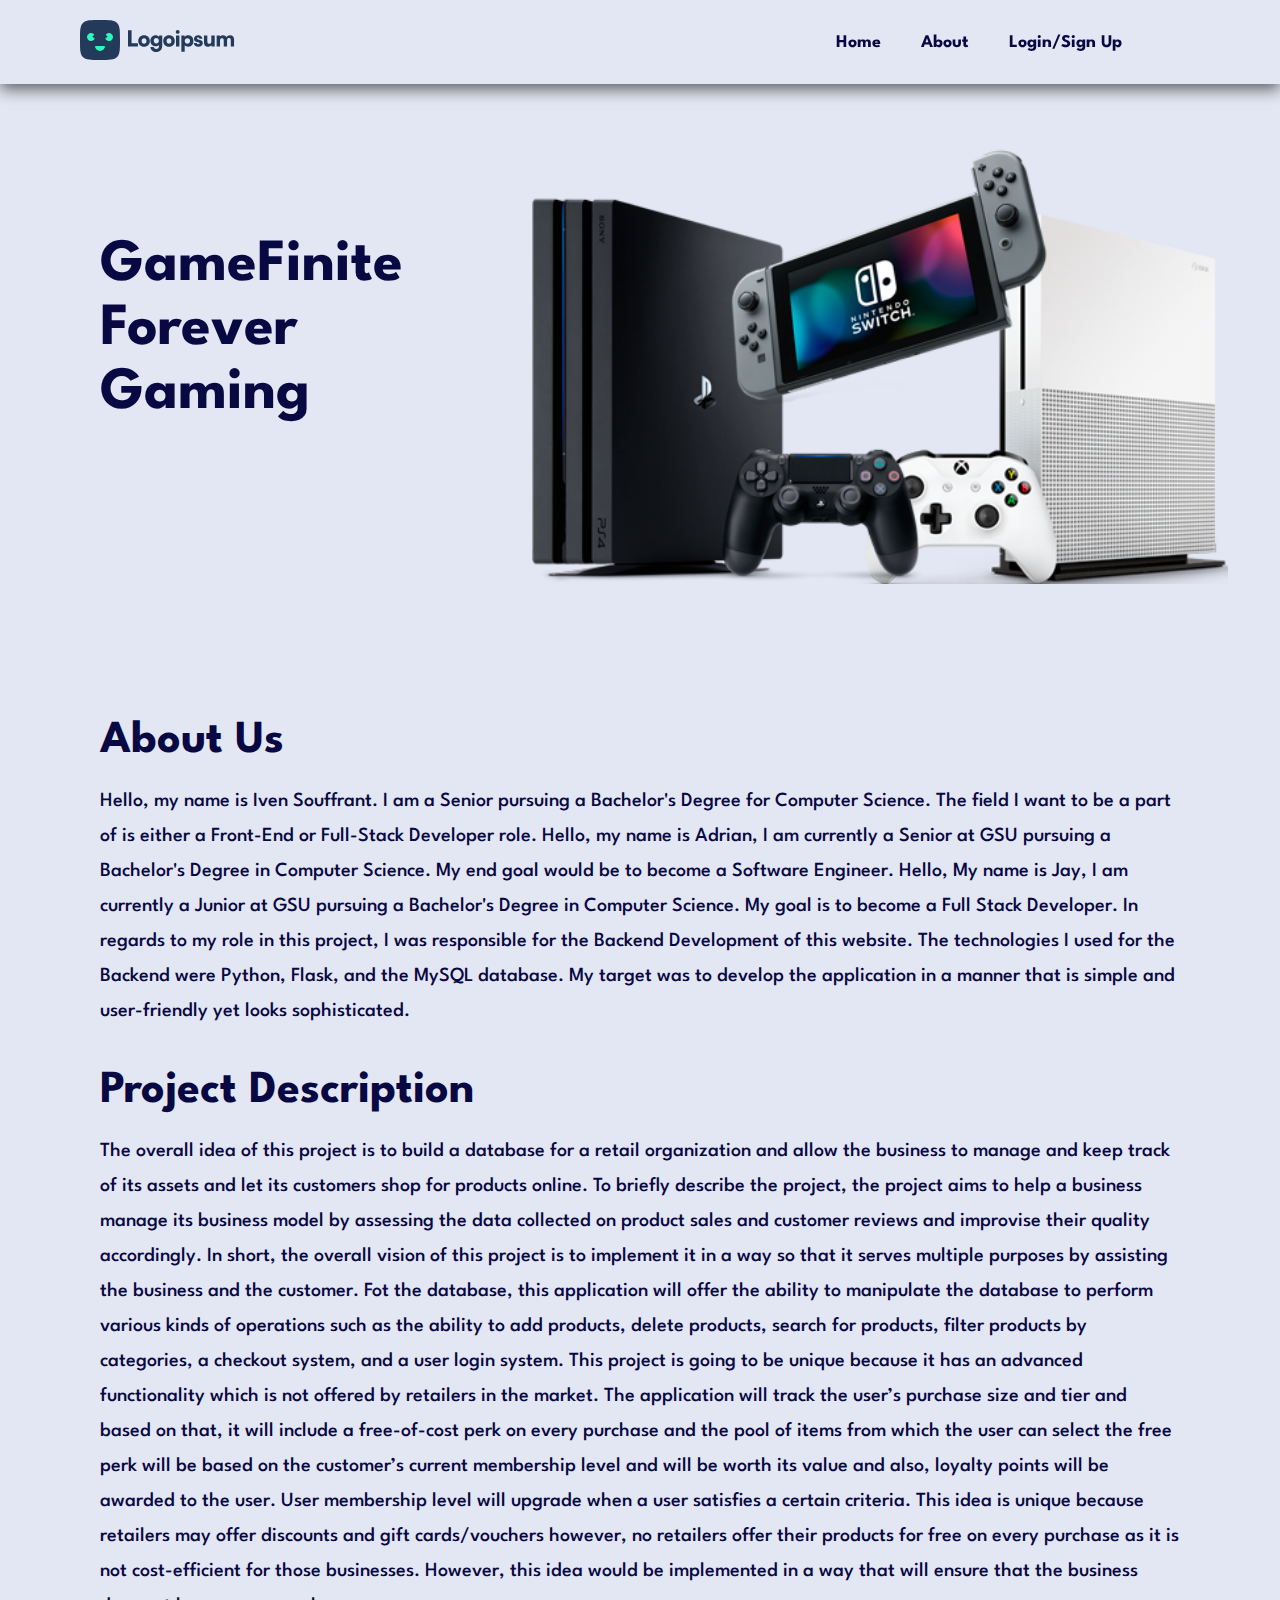
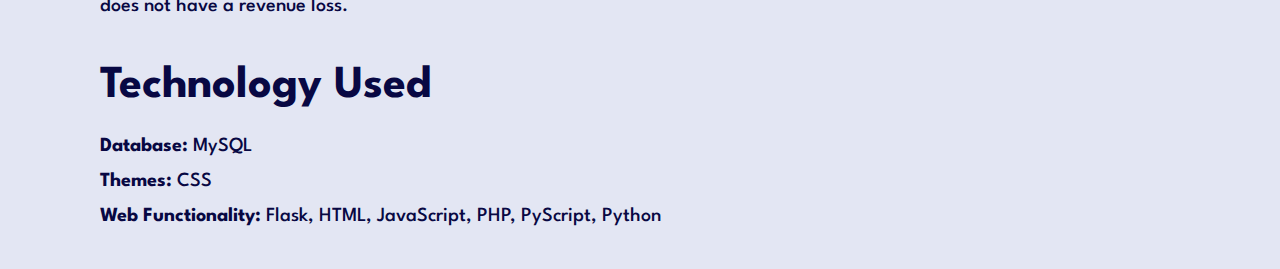
<file: about.html>
<!DOCTYPE html>
<html lang="en">

    <head>
        <meta charset="UTF-8">
        <meta http-equiv="X-UA-Compatible" content="IE=edge">
        <meta name="viewport" content="width=device-width, initial-scale=1.0">
        <title>GameFinite</title>
        <link rel="stylesheet" href="https://pro.fontawesome.com/releases/v5.10.0/css/all.css" />
        <link rel="stylesheet" href="style.css">
    </head>

    <body>

        <section id="header">
            <a href="#"><svg id="logo-34" width="155" height="40" viewBox="0 0 155 40" fill="none" xmlns="http://www.w3.org/2000/svg"> <path d="M51.5821 10.2839H48V26.4472H57.9164V23.2801H51.5821V10.2839Z" class="ccustom" fill="#243A5A"></path> <path d="M58.2585 20.9648C58.2585 24.4159 60.5738 26.7093 64.0685 26.7093C67.5414 26.7093 69.8567 24.4159 69.8567 20.9648C69.8567 17.5137 67.5414 15.1984 64.0685 15.1984C60.5738 15.1984 58.2585 17.5137 58.2585 20.9648ZM61.644 20.9429C61.644 19.3048 62.6051 18.2127 64.0685 18.2127C65.5101 18.2127 66.4712 19.3048 66.4712 20.9429C66.4712 22.603 65.5101 23.6951 64.0685 23.6951C62.6051 23.6951 61.644 22.603 61.644 20.9429Z" class="ccustom" fill="#243A5A"></path> <path d="M70.3978 20.7901C70.3978 24.0882 72.5384 26.3161 75.5744 26.3161C77.0379 26.3161 78.3047 25.7919 78.9381 24.9401V26.4472C78.9381 27.9543 77.9989 28.959 76.3389 28.959C74.8536 28.959 73.827 28.2601 73.7615 27.0151H70.3541C70.6599 30.0075 72.9752 32.0169 76.1423 32.0169C79.8773 32.0169 82.2363 29.5925 82.2363 25.7482V15.5261H79.2002L79.0255 16.64C78.4139 15.7445 77.1252 15.1548 75.64 15.1548C72.582 15.1548 70.3978 17.4482 70.3978 20.7901ZM73.8052 20.7027C73.8052 19.13 74.8536 18.0816 76.186 18.0816C77.7368 18.0816 78.8726 19.1082 78.8726 20.7027C78.8726 22.2972 77.7586 23.3893 76.2078 23.3893C74.8755 23.3893 73.8052 22.2972 73.8052 20.7027Z" class="ccustom" fill="#243A5A"></path> <path d="M83.2166 20.9648C83.2166 24.4159 85.5319 26.7093 89.0267 26.7093C92.4996 26.7093 94.8148 24.4159 94.8148 20.9648C94.8148 17.5137 92.4996 15.1984 89.0267 15.1984C85.5319 15.1984 83.2166 17.5137 83.2166 20.9648ZM86.6022 20.9429C86.6022 19.3048 87.5632 18.2127 89.0267 18.2127C90.4682 18.2127 91.4293 19.3048 91.4293 20.9429C91.4293 22.603 90.4682 23.6951 89.0267 23.6951C87.5632 23.6951 86.6022 22.603 86.6022 20.9429Z" class="ccustom" fill="#243A5A"></path> <path d="M97.7149 13.8224C98.7633 13.8224 99.6152 12.9705 99.6152 11.9003C99.6152 10.83 98.7633 10 97.7149 10C96.6446 10 95.7928 10.83 95.7928 11.9003C95.7928 12.9705 96.6446 13.8224 97.7149 13.8224ZM96.0112 26.4472H99.3968V15.5261H96.0112V26.4472Z" class="ccustom" fill="#243A5A"></path> <path d="M101.368 31.6893H104.688V25.3551C105.321 26.1851 106.763 26.753 108.27 26.753C111.524 26.753 113.49 24.263 113.403 20.8119C113.315 17.2953 111.284 15.1766 108.248 15.1766C106.697 15.1766 105.234 15.8537 104.622 16.8585L104.447 15.5261H101.368V31.6893ZM104.753 20.9866C104.753 19.3485 105.845 18.2564 107.418 18.2564C109.012 18.2564 110.017 19.3703 110.017 20.9866C110.017 22.603 109.012 23.7169 107.418 23.7169C105.845 23.7169 104.753 22.6248 104.753 20.9866Z" class="ccustom" fill="#243A5A"></path> <path d="M113.761 22.9961C113.848 25.2022 115.596 26.7311 118.348 26.7311C120.991 26.7311 122.826 25.3332 122.826 23.0835C122.826 21.4672 121.865 20.3969 120.073 19.96L118.13 19.4795C117.431 19.3048 116.994 19.13 116.994 18.5621C116.994 17.9942 117.452 17.6229 118.13 17.6229C118.894 17.6229 119.396 18.1253 119.375 18.8679H122.411C122.323 16.5963 120.598 15.1766 118.195 15.1766C115.771 15.1766 113.958 16.6182 113.958 18.8024C113.958 20.2658 114.766 21.4672 116.928 22.0351L118.85 22.5374C119.418 22.6903 119.658 22.9524 119.658 23.3237C119.658 23.8698 119.156 24.2193 118.304 24.2193C117.321 24.2193 116.797 23.7606 116.797 22.9961H113.761Z" class="ccustom" fill="#243A5A"></path> <path d="M127.974 26.7311C129.307 26.7311 130.639 26.1195 131.316 25.224L131.535 26.4472H134.702V15.5261H131.338V21.2051C131.338 22.8432 130.858 23.7387 129.307 23.7387C128.105 23.7387 127.319 23.1927 127.319 21.1614V15.5261H123.955V22.3845C123.955 24.9838 125.397 26.7311 127.974 26.7311Z" class="ccustom" fill="#243A5A"></path> <path d="M140.036 26.4472V20.4843C140.036 18.6495 141.019 18.1253 141.98 18.1253C143.05 18.1253 143.749 18.7806 143.749 20.1348V26.4472H147.069V20.4843C147.069 18.6277 148.03 18.1035 148.991 18.1035C150.061 18.1035 150.782 18.7587 150.782 20.1348V26.4472H154.059V19.3048C154.059 16.8148 152.748 15.1548 149.93 15.1548C148.358 15.1548 147.069 15.9192 146.501 17.0987C145.846 15.9192 144.71 15.1548 142.897 15.1548C141.696 15.1548 140.582 15.7008 139.927 16.5745L139.796 15.5261H136.65V26.4472H140.036Z" class="ccustom" fill="#243A5A"></path> <path d="M0 20C0 10.5719 0 5.85786 2.92893 2.92893C5.85786 0 10.5719 0 20 0C29.4281 0 34.1421 0 37.0711 2.92893C40 5.85786 40 10.5719 40 20C40 29.4281 40 34.1421 37.0711 37.0711C34.1421 40 29.4281 40 20 40C10.5719 40 5.85786 40 2.92893 37.0711C0 34.1421 0 29.4281 0 20Z" class="ccustom" fill="#243A5A"></path> <path d="M24 26C24.5523 26 25.0101 26.4521 24.9004 26.9934C24.7065 27.9494 24.2355 28.8355 23.5355 29.5355C22.5979 30.4732 21.3261 31 20 31C18.6739 31 17.4022 30.4732 16.4645 29.5355C15.7645 28.8355 15.2935 27.9494 15.0997 26.9934C14.9899 26.4521 15.4477 26 16 26L24 26Z" class="ccompli2" fill="#2DF8BB"></path> <path d="M26.1023 17.7765C25.5688 17.9194 25.2421 18.4775 25.5126 18.959C25.7973 19.4658 26.1911 19.9081 26.6702 20.2514C27.4224 20.7904 28.3382 21.052 29.2617 20.9914C30.1851 20.9309 31.059 20.5521 31.7344 19.9195C32.4099 19.2869 32.845 18.4396 32.9658 17.5221C33.0866 16.6046 32.8856 15.6736 32.3969 14.8877C31.9082 14.1019 31.1621 13.5098 30.2858 13.2123C29.4095 12.9148 28.4572 12.9304 27.5911 13.2564C27.0395 13.464 26.5447 13.7893 26.1385 14.2051C25.7526 14.6002 25.9237 15.2239 26.402 15.5L26.9093 15.7929C27.6808 16.2384 27.5287 17.3943 26.6681 17.6249L26.1023 17.7765Z" class="ccompli2" fill="#2DF8BB"></path> <path d="M13.8978 17.7765C14.4313 17.9194 14.758 18.4775 14.4875 18.959C14.2028 19.4658 13.809 19.9081 13.33 20.2514C12.5778 20.7904 11.6619 21.052 10.7385 20.9914C9.81502 20.9309 8.94113 20.5521 8.2657 19.9195C7.59027 19.2869 7.15508 18.4396 7.03429 17.5221C6.9135 16.6046 7.11457 15.6736 7.60326 14.8877C8.09194 14.1019 8.838 13.5098 9.71431 13.2123C10.5906 12.9148 11.543 12.9304 12.4091 13.2564C12.9606 13.464 13.4555 13.7893 13.8617 14.2051C14.2476 14.6002 14.0764 15.2239 13.5981 15.5L13.0908 15.7929C12.3193 16.2384 12.4715 17.3943 13.332 17.6249L13.8978 17.7765Z" class="ccompli2" fill="#2DF8BB"></path> </svg></a>

            <div>
                <ul id="navbar">
                    <li><a href="index.html">Home</a></li>
                    <li><a href="about.html">About</a></li>
                    <li><a href="logsignup.html">Login/Sign Up</a></li>
                    <li><a href="cart.html"><i class="far fa-shopping-bag"></i></a></li>
                </ul>
            </div>

        </section>
        <section id="gamefinite">
            <img src="img/console.png" alt="">
            <h1>
                GameFinite<br>
                Forever Gaming<br>
            </h1>
        </section>
        <section id="about">
            <div id="one">
                <h2>About Us</h2>
                <p>Hello, my name is Iven Souffrant. I am a Senior pursuing a Bachelor's Degree for Computer Science. The field I want to be a part of is either a Front-End or Full-Stack Developer role. Hello, my name is Adrian, I am currently a Senior at GSU pursuing a Bachelor's Degree in Computer Science. My end goal would be to become a Software Engineer. Hello, My name is Jay, I am currently a Junior at GSU pursuing a Bachelor's Degree in Computer Science. My goal is to become a Full Stack Developer. In regards to my role in this project, I was responsible for the Backend Development of this website. The technologies I used for the Backend were Python, Flask, and the MySQL database. My target was to develop the application in a manner that is simple and user-friendly yet looks sophisticated.</p>
            </div>
            <div id="two">
                <h2>Project Description</h2>
                <p>The overall idea of this project is to build a database for a retail organization and allow the business to manage and keep track of its assets and let its customers shop for products online. To briefly describe the project, the project aims to help a business manage its business model by assessing the data collected on product sales and customer reviews and improvise their quality accordingly. In short, the overall vision of this project is to implement it in a way so that it serves multiple purposes by assisting the business and the customer. Fot the database, this application will offer the ability to manipulate the database to perform various kinds of operations such as the ability to add products, delete products, search for products, filter products by categories, a checkout system, and a user login system. This project is going to be unique because it has an advanced functionality which is not offered by retailers in the market. The application will track the user’s purchase size and tier and based on that, it will include a free-of-cost perk on every purchase and the pool of items from which the user can select the free perk will be based on the customer’s current membership level and will be worth its value and also, loyalty points will be awarded to the user. User membership level will upgrade when a user satisfies a certain criteria. This idea is unique because retailers may offer discounts and gift cards/vouchers however, no retailers offer their products for free on every purchase as it is not cost-efficient for those businesses. However, this idea would be implemented in a way that will ensure that the business does not have a revenue loss. 
                </p>
            </div>
            <div id="three">
                <h2>Technology Used</h2>
                <p>
                    <b>Database:</b> MySQL<br>
                    <b>Themes:</b> CSS<br>
                    <b>Web Functionality:</b> Flask, HTML, JavaScript, PHP, PyScript, Python<br>
                </p>            
            </div>
    </body>

</html>
</file>
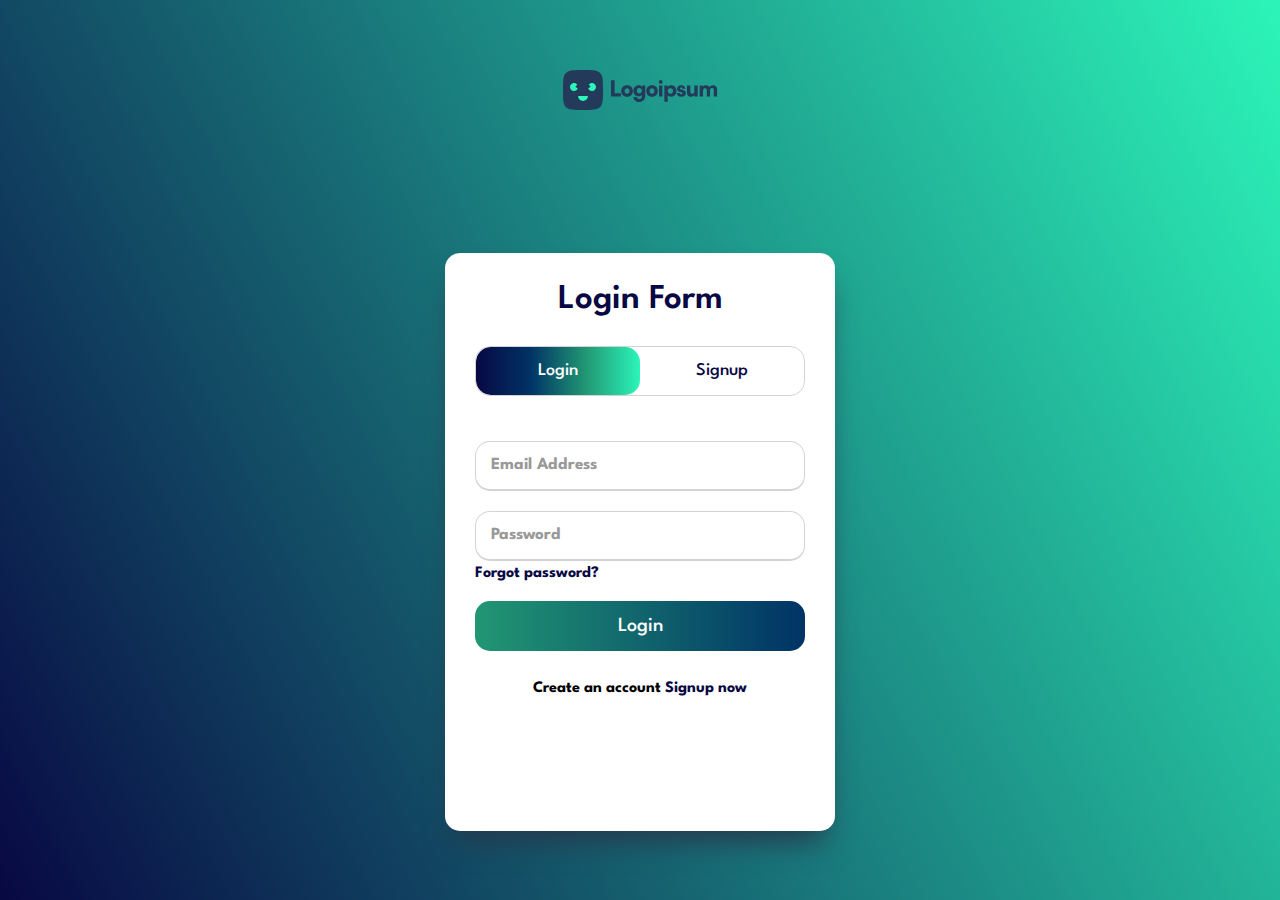
<file: logsignup.html>
<!DOCTYPE html>
<html lang="en">

    <head>
        <meta charset="UTF-8">
        <meta http-equiv="X-UA-Compatible" content="IE=edge">
        <meta name="viewport" content="width=device-width, initial-scale=1.0">
        <title>GameFinite</title>
        <link rel="stylesheet" href="https://pro.fontawesome.com/releases/v5.10.0/css/all.css" />
        <link rel="stylesheet" href="login.css">
    </head>

    <body>

        <section id="header">
            <a href="index.html"><svg id="logo-34" width="155" height="40" viewBox="0 0 155 40" fill="none" xmlns="http://www.w3.org/2000/svg"> <path d="M51.5821 10.2839H48V26.4472H57.9164V23.2801H51.5821V10.2839Z" class="ccustom" fill="#243A5A"></path> <path d="M58.2585 20.9648C58.2585 24.4159 60.5738 26.7093 64.0685 26.7093C67.5414 26.7093 69.8567 24.4159 69.8567 20.9648C69.8567 17.5137 67.5414 15.1984 64.0685 15.1984C60.5738 15.1984 58.2585 17.5137 58.2585 20.9648ZM61.644 20.9429C61.644 19.3048 62.6051 18.2127 64.0685 18.2127C65.5101 18.2127 66.4712 19.3048 66.4712 20.9429C66.4712 22.603 65.5101 23.6951 64.0685 23.6951C62.6051 23.6951 61.644 22.603 61.644 20.9429Z" class="ccustom" fill="#243A5A"></path> <path d="M70.3978 20.7901C70.3978 24.0882 72.5384 26.3161 75.5744 26.3161C77.0379 26.3161 78.3047 25.7919 78.9381 24.9401V26.4472C78.9381 27.9543 77.9989 28.959 76.3389 28.959C74.8536 28.959 73.827 28.2601 73.7615 27.0151H70.3541C70.6599 30.0075 72.9752 32.0169 76.1423 32.0169C79.8773 32.0169 82.2363 29.5925 82.2363 25.7482V15.5261H79.2002L79.0255 16.64C78.4139 15.7445 77.1252 15.1548 75.64 15.1548C72.582 15.1548 70.3978 17.4482 70.3978 20.7901ZM73.8052 20.7027C73.8052 19.13 74.8536 18.0816 76.186 18.0816C77.7368 18.0816 78.8726 19.1082 78.8726 20.7027C78.8726 22.2972 77.7586 23.3893 76.2078 23.3893C74.8755 23.3893 73.8052 22.2972 73.8052 20.7027Z" class="ccustom" fill="#243A5A"></path> <path d="M83.2166 20.9648C83.2166 24.4159 85.5319 26.7093 89.0267 26.7093C92.4996 26.7093 94.8148 24.4159 94.8148 20.9648C94.8148 17.5137 92.4996 15.1984 89.0267 15.1984C85.5319 15.1984 83.2166 17.5137 83.2166 20.9648ZM86.6022 20.9429C86.6022 19.3048 87.5632 18.2127 89.0267 18.2127C90.4682 18.2127 91.4293 19.3048 91.4293 20.9429C91.4293 22.603 90.4682 23.6951 89.0267 23.6951C87.5632 23.6951 86.6022 22.603 86.6022 20.9429Z" class="ccustom" fill="#243A5A"></path> <path d="M97.7149 13.8224C98.7633 13.8224 99.6152 12.9705 99.6152 11.9003C99.6152 10.83 98.7633 10 97.7149 10C96.6446 10 95.7928 10.83 95.7928 11.9003C95.7928 12.9705 96.6446 13.8224 97.7149 13.8224ZM96.0112 26.4472H99.3968V15.5261H96.0112V26.4472Z" class="ccustom" fill="#243A5A"></path> <path d="M101.368 31.6893H104.688V25.3551C105.321 26.1851 106.763 26.753 108.27 26.753C111.524 26.753 113.49 24.263 113.403 20.8119C113.315 17.2953 111.284 15.1766 108.248 15.1766C106.697 15.1766 105.234 15.8537 104.622 16.8585L104.447 15.5261H101.368V31.6893ZM104.753 20.9866C104.753 19.3485 105.845 18.2564 107.418 18.2564C109.012 18.2564 110.017 19.3703 110.017 20.9866C110.017 22.603 109.012 23.7169 107.418 23.7169C105.845 23.7169 104.753 22.6248 104.753 20.9866Z" class="ccustom" fill="#243A5A"></path> <path d="M113.761 22.9961C113.848 25.2022 115.596 26.7311 118.348 26.7311C120.991 26.7311 122.826 25.3332 122.826 23.0835C122.826 21.4672 121.865 20.3969 120.073 19.96L118.13 19.4795C117.431 19.3048 116.994 19.13 116.994 18.5621C116.994 17.9942 117.452 17.6229 118.13 17.6229C118.894 17.6229 119.396 18.1253 119.375 18.8679H122.411C122.323 16.5963 120.598 15.1766 118.195 15.1766C115.771 15.1766 113.958 16.6182 113.958 18.8024C113.958 20.2658 114.766 21.4672 116.928 22.0351L118.85 22.5374C119.418 22.6903 119.658 22.9524 119.658 23.3237C119.658 23.8698 119.156 24.2193 118.304 24.2193C117.321 24.2193 116.797 23.7606 116.797 22.9961H113.761Z" class="ccustom" fill="#243A5A"></path> <path d="M127.974 26.7311C129.307 26.7311 130.639 26.1195 131.316 25.224L131.535 26.4472H134.702V15.5261H131.338V21.2051C131.338 22.8432 130.858 23.7387 129.307 23.7387C128.105 23.7387 127.319 23.1927 127.319 21.1614V15.5261H123.955V22.3845C123.955 24.9838 125.397 26.7311 127.974 26.7311Z" class="ccustom" fill="#243A5A"></path> <path d="M140.036 26.4472V20.4843C140.036 18.6495 141.019 18.1253 141.98 18.1253C143.05 18.1253 143.749 18.7806 143.749 20.1348V26.4472H147.069V20.4843C147.069 18.6277 148.03 18.1035 148.991 18.1035C150.061 18.1035 150.782 18.7587 150.782 20.1348V26.4472H154.059V19.3048C154.059 16.8148 152.748 15.1548 149.93 15.1548C148.358 15.1548 147.069 15.9192 146.501 17.0987C145.846 15.9192 144.71 15.1548 142.897 15.1548C141.696 15.1548 140.582 15.7008 139.927 16.5745L139.796 15.5261H136.65V26.4472H140.036Z" class="ccustom" fill="#243A5A"></path> <path d="M0 20C0 10.5719 0 5.85786 2.92893 2.92893C5.85786 0 10.5719 0 20 0C29.4281 0 34.1421 0 37.0711 2.92893C40 5.85786 40 10.5719 40 20C40 29.4281 40 34.1421 37.0711 37.0711C34.1421 40 29.4281 40 20 40C10.5719 40 5.85786 40 2.92893 37.0711C0 34.1421 0 29.4281 0 20Z" class="ccustom" fill="#243A5A"></path> <path d="M24 26C24.5523 26 25.0101 26.4521 24.9004 26.9934C24.7065 27.9494 24.2355 28.8355 23.5355 29.5355C22.5979 30.4732 21.3261 31 20 31C18.6739 31 17.4022 30.4732 16.4645 29.5355C15.7645 28.8355 15.2935 27.9494 15.0997 26.9934C14.9899 26.4521 15.4477 26 16 26L24 26Z" class="ccompli2" fill="#2DF8BB"></path> <path d="M26.1023 17.7765C25.5688 17.9194 25.2421 18.4775 25.5126 18.959C25.7973 19.4658 26.1911 19.9081 26.6702 20.2514C27.4224 20.7904 28.3382 21.052 29.2617 20.9914C30.1851 20.9309 31.059 20.5521 31.7344 19.9195C32.4099 19.2869 32.845 18.4396 32.9658 17.5221C33.0866 16.6046 32.8856 15.6736 32.3969 14.8877C31.9082 14.1019 31.1621 13.5098 30.2858 13.2123C29.4095 12.9148 28.4572 12.9304 27.5911 13.2564C27.0395 13.464 26.5447 13.7893 26.1385 14.2051C25.7526 14.6002 25.9237 15.2239 26.402 15.5L26.9093 15.7929C27.6808 16.2384 27.5287 17.3943 26.6681 17.6249L26.1023 17.7765Z" class="ccompli2" fill="#2DF8BB"></path> <path d="M13.8978 17.7765C14.4313 17.9194 14.758 18.4775 14.4875 18.959C14.2028 19.4658 13.809 19.9081 13.33 20.2514C12.5778 20.7904 11.6619 21.052 10.7385 20.9914C9.81502 20.9309 8.94113 20.5521 8.2657 19.9195C7.59027 19.2869 7.15508 18.4396 7.03429 17.5221C6.9135 16.6046 7.11457 15.6736 7.60326 14.8877C8.09194 14.1019 8.838 13.5098 9.71431 13.2123C10.5906 12.9148 11.543 12.9304 12.4091 13.2564C12.9606 13.464 13.4555 13.7893 13.8617 14.2051C14.2476 14.6002 14.0764 15.2239 13.5981 15.5L13.0908 15.7929C12.3193 16.2384 12.4715 17.3943 13.332 17.6249L13.8978 17.7765Z" class="ccompli2" fill="#2DF8BB"></path> </svg></a>
        </section>

        <section id="login-wrapper">
            <div class="title-text">
              <div class="title login">Login Form</div>
              <div class="title signup">Signup Form</div>
            </div>
            <div class="form-container">
              <div class="slide-controls">
                <input type="radio" name="slide" id="login" checked>
                <input type="radio" name="slide" id="signup">
                <label for="login" class="slide login">Login</label>
                <label for="signup" class="slide signup">Signup</label>
                <div class="slider-tab"></div>
              </div>
              <div class="form-inner">
                <form action="#" class="login">
                  <pre>
                  </pre>
                  <div class="field">
                    <input type="text" placeholder="Email Address" required>
                  </div>
                  <div class="field">
                    <input type="password" placeholder="Password" required>
                  </div>
                  <div class="pass-link"><a href="#">Forgot password?</a></div>
                  <div class="field btn">
                    <div class="btn-layer"></div>
                    <input type="submit" value="Login">
                  </div>
                  <div class="signup-link">Create an account <a href="">Signup now</a></div>
                </form>
                <form action="#" class="signup">
                  <div class="field">
                    <input type="text" placeholder="Name" required>
                  </div>
                  <div class="field">
                    <input type="text" placeholder="Email Address" required>
                  </div>
                  <div class="field">
                    <input type="password" placeholder="Password" required>
                  </div>
                  <div class="field">
                    <input type="password" placeholder="Confirm password" required>
                  </div>
                  <div class="field btn">
                    <div class="btn-layer"></div>
                    <input type="submit" value="Signup">
                  </div>
                  <div class="signup-link">Already have an account? <a href="">Login</a></div>
                </form>
              </div>
            </div>
        </section>


        <script src="login.js"></script>
    </body>
</html>
</file>
<file: style.css>
@import url("https://fonts.googleapis.com/css2?family=Spartan:wght@100;200;300;400;500;600;700;800;900&display=swap");
* {
  margin: 0;
  padding: 0;
  box-sizing: border-box;
  font-family: "Spartan", sans-serif;
}

html {
  scroll-behavior: smooth;
}

/* Global */
h1 {
  font-size: 50px;
  line-height: 64px;
  color: #222;
}

h2 {
  font-size: 46px;
  line-height: 54px;
  color: #222;
}

h4 {
  font-size: 20px;
  color: #222;
}

h6 {
  font-weight: 700;
  font-size: 12px;
}

p {
  font-size: 16px;
  color: #465b52;
  margin: 15px 0 20px 0;
}

.section-p1 {
  padding: 40px 80px;
}

.section-m1 {
  margin: 40px 0;
}

body {
  width: 100%;
  background-color: #e3e6f3;
}

/* Navbar */
#header {
  display: flex;
  align-items: center;
  justify-content: space-between;
  padding: 20px 80px;
  background-color: #e3e6f3;
  box-shadow: 0 5px 15px rgba(0, 0, 0, 0.6);
  z-index: 1;
  position: sticky;
  top: 0;
  left: 0;
}

#navbar {
  display: flex;
  align-items: center;
  justify-content: center;

}

#navbar li {
  list-style: none;
  padding: 0px 20px;

}

#navbar li a {
  text-decoration: none;
  font-size: 18px;
  font-weight: bold;
  color: rgb(8,8,67);
}

#navbar li a:hover {
  color:rgb(44,245,185);
  transition: 0.2s;
  cursor: pointer;
}

#navbar li a:active {
  color:rgb(44,245,185);
}

/* Home Page */
#hero {
  background-image: url("img/xboxblack.png");
  background-color: rgb(8,8,67);
  height: 70vh;
  width: 100%;
  background-size: cover;
  background-position: left 270px center;
  padding: 0 100px;
  display: flex;
  flex-direction: column;
  align-items: flex-start;
  justify-content: center;
}

#hero h4, h2 {
  color: #e3e6f3;
  padding-bottom: 1px;
}

#hero h1 {
  color: rgb(44,245,185);
  padding-bottom: 2px;
}

#hero button {
  background: transparent;
  color: rgb(44,245,185);
  border-color: rgb(44,245,185);
  cursor: pointer;
  padding: 20px 20px;
  border-radius: 30px;
  font-weight: bold;
  font-size: 20px;
  border-width: thick;
}

#product-wrapper {
  width: 100%;
  margin: 0 auto;
}

#search-container {
  margin: 1em 0;
}

#search-container input {
  background-color: transparent;
  width: 91%;
  border: 2px solid rgb(8,8,67);
  padding: 1em 0.3em;
  font-weight: bold;
}

#search-container input:focus {
  border-bottom-color: rgb(8,8,67);
}

#search-container button {
  padding: 1em 2em;
  margin-left: 1em;
  background-color: rgb(8,8,67);
  color: #e3e6f3;
  border-radius: 5px;
  margin-top: 0.5em;
  font-weight: bold;
  cursor: pointer;
}

.button-value {
  border: 2px solid rgb(8,8,67);
  padding: 1em 2.4em;
  border-radius: 3em;
  background-color: transparent;
  color: rgb(8,8,67);
  cursor: pointer;
  font-weight: bold;
  align-items: center;
  justify-content: center;
}

.button-value:hover {
  background-color: rgb(8,8,67);
  color: #e3e6f3;
}

.active {
  background-color: rgb(8,8,67);
  color: #e3e6f3;
}

#products {
  display: grid;
  grid-template-columns: auto auto auto;
  grid-column-gap: 1.5em;
  padding: 2em 0;
}

.card {
  background-color: #e3e6f3;
  max-width: 18em;
  margin-top: 1em;
  padding: 1em;
  border-radius: 5px;
  box-shadow: 1em 2em 2.5em rgba(1, 2, 68, 0.08);
}

.image-container {
  text-align: center;
}

img {
  max-width: 100%;
  object-fit: contain;
  height: 15em;
}

.container {
  padding-top: 1em;
  color: rgb(8,8,67);
}

.container h5 {
  font-weight: 500;
}

.hide {
  display: none;
}

@media screen and (max-width: 720px) {
  img {
    max-width: 100%;
    object-fit: contain;
    height: 10em;
  }
  .card {
    max-width: 10em;
    margin-top: 1em;
  }
  #products {
    grid-template-columns: auto auto;
    grid-column-gap: 1em;
  }
}

/* About Page */
#gamefinite {
  height: 70vh;
  width: 100%;
  padding-left: 100px; 
}

#gamefinite img {
  float: right;
  height: 500px;
  width: 800px;
}

#gamefinite h1 {
  padding-top: 150px;
  font-size: 60px;
  color: rgb(8,8,67);
}

#about {
  padding: 0px 100px;
}

#about h2 {
  color: rgb(8,8,67);
}

#about p {
  font-size: 20px;
  color: rgb(8,8,67);
  font-weight: 500;
  line-height: 1.75;
  padding-bottom: 15px;
}

#bold {
  font-weight: 600;
}

/* Logsignup Page */
#login-wrapper{
  overflow: hidden;
  max-width: 390px;
  background: #fff;
  padding: 30px;
  border-radius: 15px;
  box-shadow: rgb(38, 57, 77) 0px 20px 30px -10px;
}

#login-wrapper .title-text{
  display: flex;
  width: 200%;
}

#login-wrapper .title{
  width: 50%;
  font-size: 35px;
  font-weight: 600;
  text-align: center;
  transition: all 0.6s cubic-bezier(0.68,-0.55,0.265,1.55);
}

#login-wrapper .slide-controls{
  position: relative;
  display: flex;
  height: 50px;
  width: 100%;
  overflow: hidden;
  margin: 30px 0 10px 0;
  justify-content: space-between;
  border: 1px solid lightgrey;
  border-radius: 15px;
}
.slide-controls .slide{
  height: 100%;
  width: 100%;
  color: #fff;
  font-size: 18px;
  font-weight: 500;
  text-align: center;
  line-height: 48px;
  cursor: pointer;
  z-index: 1;
  transition: all 0.6s ease;
}
.slide-controls label.signup{
  color: #000;
}
.slide-controls .slider-tab{
  position: absolute;
  height: 100%;
  width: 50%;
  left: 0;
  z-index: 0;
  border-radius: 15px;
  background: -webkit-linear-gradient(left,#003366,#004080,#0059b3
, #0073e6);
  transition: all 0.6s cubic-bezier(0.68,-0.55,0.265,1.55);
}
input[type="radio"]{
  display: none;
}
#signup:checked ~ .slider-tab{
  left: 50%;
}
#signup:checked ~ label.signup{
  color: #fff;
  cursor: default;
  user-select: none;
}
#signup:checked ~ label.login{
  color: #000;
}
#login:checked ~ label.signup{
  color: #000;
}
#login:checked ~ label.login{
  cursor: default;
  user-select: none;
}
.wrapper .form-container{
  width: 100%;
  overflow: hidden;
}
.form-container .form-inner{
  display: flex;
  width: 200%;
}
.form-container .form-inner form{
  width: 50%;
  transition: all 0.6s cubic-bezier(0.68,-0.55,0.265,1.55);
}
.form-inner form .field{
  height: 50px;
  width: 100%;
  margin-top: 20px;
}
.form-inner form .field input{
  height: 100%;
  width: 100%;
  outline: none;
  padding-left: 15px;
  border-radius: 15px;
  border: 1px solid lightgrey;
  border-bottom-width: 2px;
  font-size: 17px;
  transition: all 0.3s ease;
}
.form-inner form .field input:focus{
  border-color: #1a75ff;
  /* box-shadow: inset 0 0 3px #fb6aae; */
}
.form-inner form .field input::placeholder{
  color: #999;
  transition: all 0.3s ease;
}
form .field input:focus::placeholder{
  color: #1a75ff;
}
.form-inner form .pass-link{
  margin-top: 5px;
}
.form-inner form .signup-link{
  text-align: center;
  margin-top: 30px;
}
.form-inner form .pass-link a,
.form-inner form .signup-link a{
  color: #1a75ff;
  text-decoration: none;
}
.form-inner form .pass-link a:hover,
.form-inner form .signup-link a:hover{
  text-decoration: underline;
}
form .btn{
  height: 50px;
  width: 100%;
  border-radius: 15px;
  position: relative;
  overflow: hidden;
}
form .btn .btn-layer{
  height: 100%;
  width: 300%;
  position: absolute;
  left: -100%;
  background: -webkit-linear-gradient(right,#003366,#004080,#0059b3
, #0073e6);
  border-radius: 15px;
  transition: all 0.4s ease;;
}
form .btn:hover .btn-layer{
  left: 0;
}
form .btn input[type="submit"]{
  height: 100%;
  width: 100%;
  z-index: 1;
  position: relative;
  background: none;
  border: none;
  color: #fff;
  padding-left: 0;
  border-radius: 15px;
  font-size: 20px;
  font-weight: 500;
  cursor: pointer;
}
</file>
<file: login.css>
@import url("https://fonts.googleapis.com/css2?family=Spartan:wght@100;200;300;400;500;600;700;800;900&display=swap");
* {
  margin: 0;
  padding: 0;
  box-sizing: border-box;
  font-family: "Spartan", sans-serif;
  font-weight: bold;
}

html,body {
    display: grid;
    height: 100%;
    width: 100%;
    place-items: center;
    /*background-color: #8EC5FC;*/
    background-image: linear-gradient(62deg, rgb(8,8,67) 0%, rgb(44,245,185) 100%);
  }

  ::selection {
    background: rgb(8,8,67);
    color: #fff;
  }

#login-wrapper {
    overflow: hidden;
    max-width: 390px;
    background: #fff;
    padding: 30px;
    border-radius: 15px;
    box-shadow: rgb(38, 57, 77) 0px 20px 30px -10px;
  }
  
  #login-wrapper .title-text {
    display: flex;
    width: 200%;
    color: rgb(8,8,67);
  }
  
  #login-wrapper .title {
    width: 50%;
    font-size: 35px;
    font-weight: 600;
    text-align: center;
    transition: all 0.6s cubic-bezier(0.68,-0.55,0.265,1.55);
  }
  
  #login-wrapper .slide-controls {
    position: relative;
    display: flex;
    height: 50px;
    width: 100%;
    overflow: hidden;
    margin: 30px 0 10px 0;
    justify-content: space-between;
    border: 1px solid lightgrey;
    border-radius: 15px;
  }

  .slide-controls .slide {
    height: 100%;
    width: 100%;
    color: #fff;
    font-size: 18px;
    font-weight: 500;
    text-align: center;
    line-height: 48px;
    cursor: pointer;
    z-index: 1;
    transition: all 0.6s ease;
  }

  .slide-controls label.signup {
    color: rgb(8,8,67);
  }
   
  .slide-controls .slider-tab {
    position: absolute;
    height: 100%;
    width: 50%;
    left: 0;
    z-index: 0;
    border-radius: 15px;
    background: -webkit-linear-gradient(left,rgb(8,8,67),#003366,rgb(33, 151, 115)
  , rgb(44,245,185));
    transition: all 0.6s cubic-bezier(0.68,-0.55,0.265,1.55);
  }

  input[type="radio"] {
    display: none;
  }

  #signup:checked ~ .slider-tab {
    left: 50%;
  }
  #signup:checked ~ label.signup {
    color: #fff;
    cursor: default;
    user-select: none;
  }

  #signup:checked ~ label.login {
    color: rgb(8,8,67);
  }

  #login:checked ~ label.signup {
    color: rgb(8,8,67);
  } 

  #login:checked ~ label.login {
    cursor: default;
    user-select: none;
  }

  #login-wrapper .form-container {
    width: 100%;
    overflow: hidden;
  } 

  .form-container .form-inner {
    display: flex;
    width: 200%;
  }

  .form-container .form-inner form {
    width: 50%;
    transition: all 0.6s cubic-bezier(0.68,-0.55,0.265,1.55);
  }

  .form-inner form .field {
    height: 50px;
    width: 100%;
    margin-top: 20px;
  }

  .form-inner form .field input {
    height: 100%;
    width: 100%;
    outline: none;
    padding-left: 15px;
    border-radius: 15px;
    border: 1px solid lightgrey;
    border-bottom-width: 2px;
    font-size: 17px;
    transition: all 0.3s ease;
  }

  .form-inner form .field input:focus {
    border-color: rgb(8,8,67);
    /* box-shadow: inset 0 0 3px #fb6aae; */
  }

  .form-inner form .field input::placeholder {
    color: #999;
    transition: all 0.3s ease;
  }

  form .field input:focus::placeholder {
    color: rgb(8,8,67);
  }

  .form-inner form .pass-link {
    margin-top: 5px;
  }

  .form-inner form .signup-link {
    text-align: center;
    margin-top: 30px;
  }

  .form-inner form .pass-link a,
  .form-inner form .signup-link a {
    color: rgb(8,8,67);
    text-decoration: none;
  }

  .form-inner form .pass-link a:hover,
  .form-inner form .signup-link a:hover {
    text-decoration: underline;
  }

  form .btn {
    height: 50px;
    width: 100%;
    border-radius: 15px;
    position: relative;
    overflow: hidden;
  }

  form .btn .btn-layer {
    height: 100%;
    width: 300%;
    position: absolute;
    left: -100%;
    background: -webkit-linear-gradient(right,rgb(8,8,67),#003366,rgb(33, 151, 115)
    , rgb(44,245,185));
    border-radius: 15px;
    transition: all 0.4s ease;;
  }

  form .btn:hover .btn-layer {
    left: 0;
  }

  form .btn input[type="submit"] {
    height: 100%;
    width: 100%;
    z-index: 1;
    position: relative;
    background: none;
    border: none;
    color: #fff;
    padding-left: 0;
    border-radius: 15px;
    font-size: 20px;
    font-weight: 500;
    cursor: pointer;
  }
</file>
